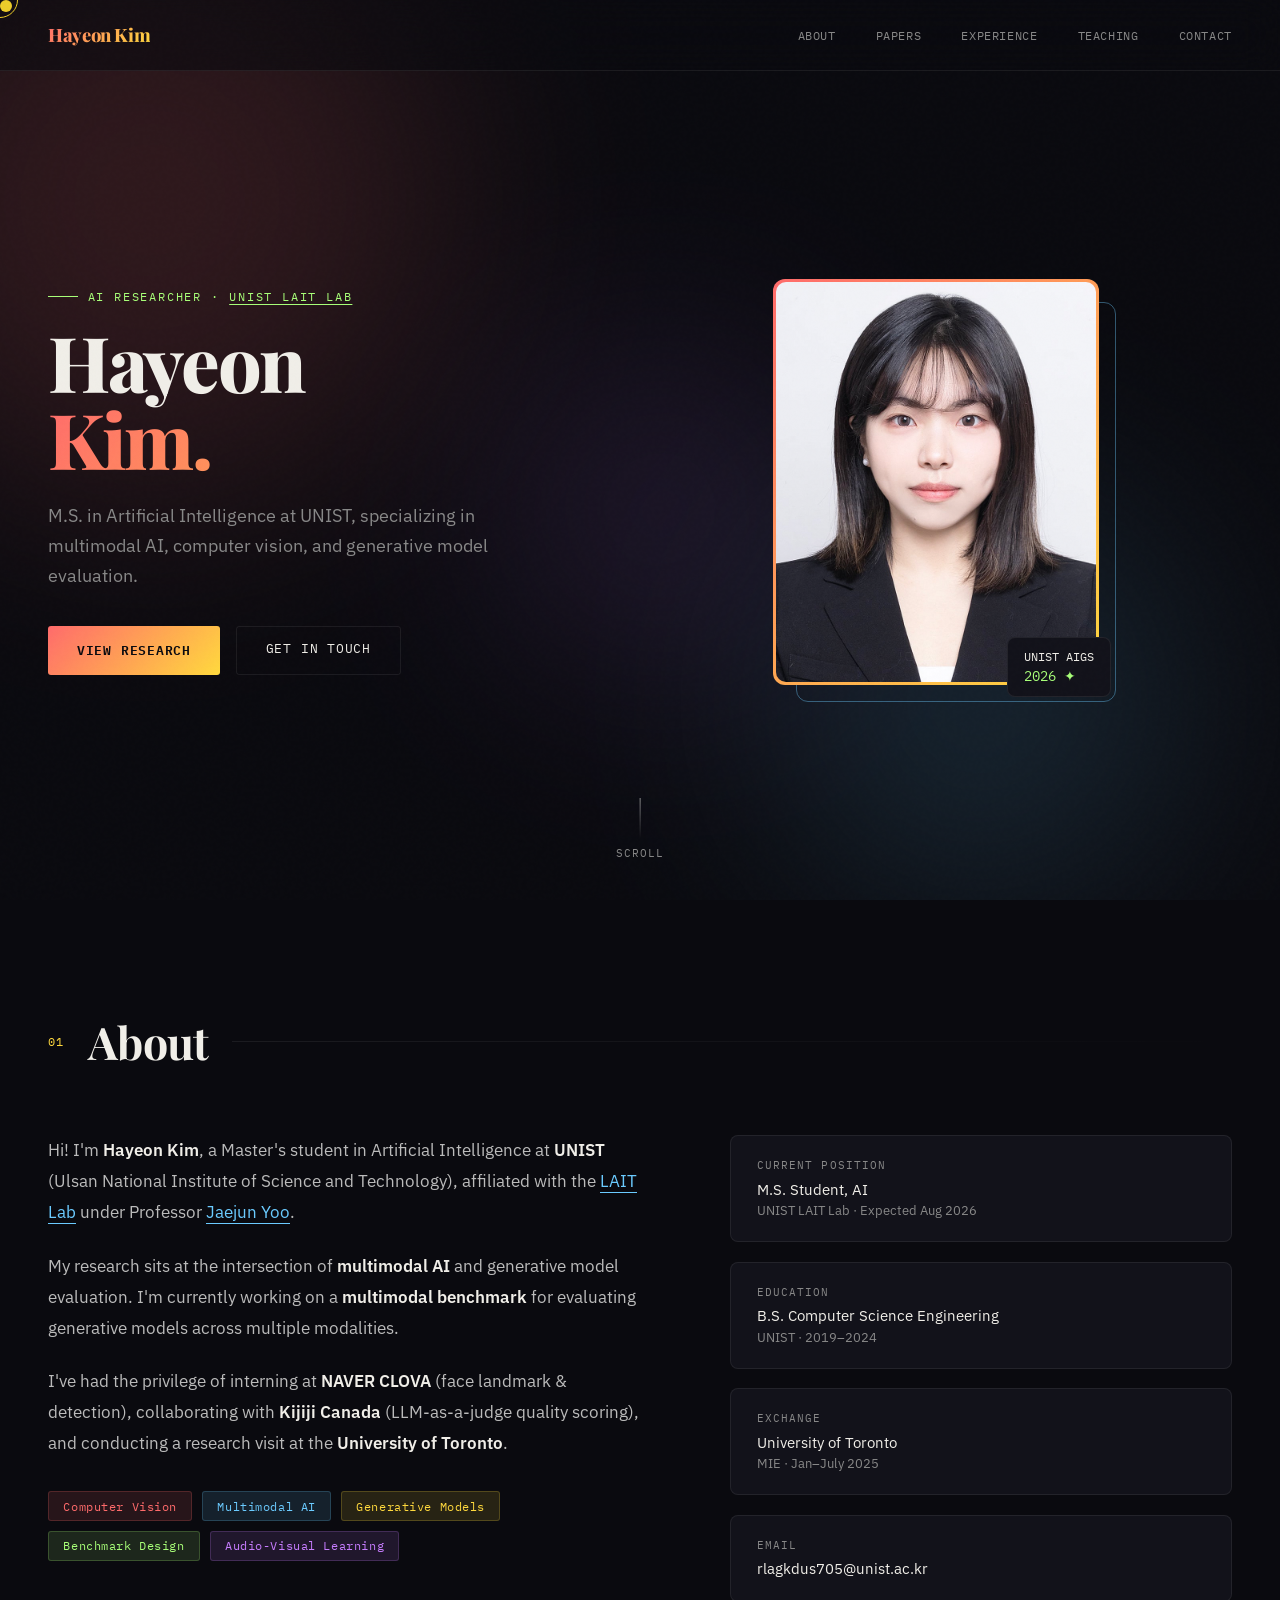
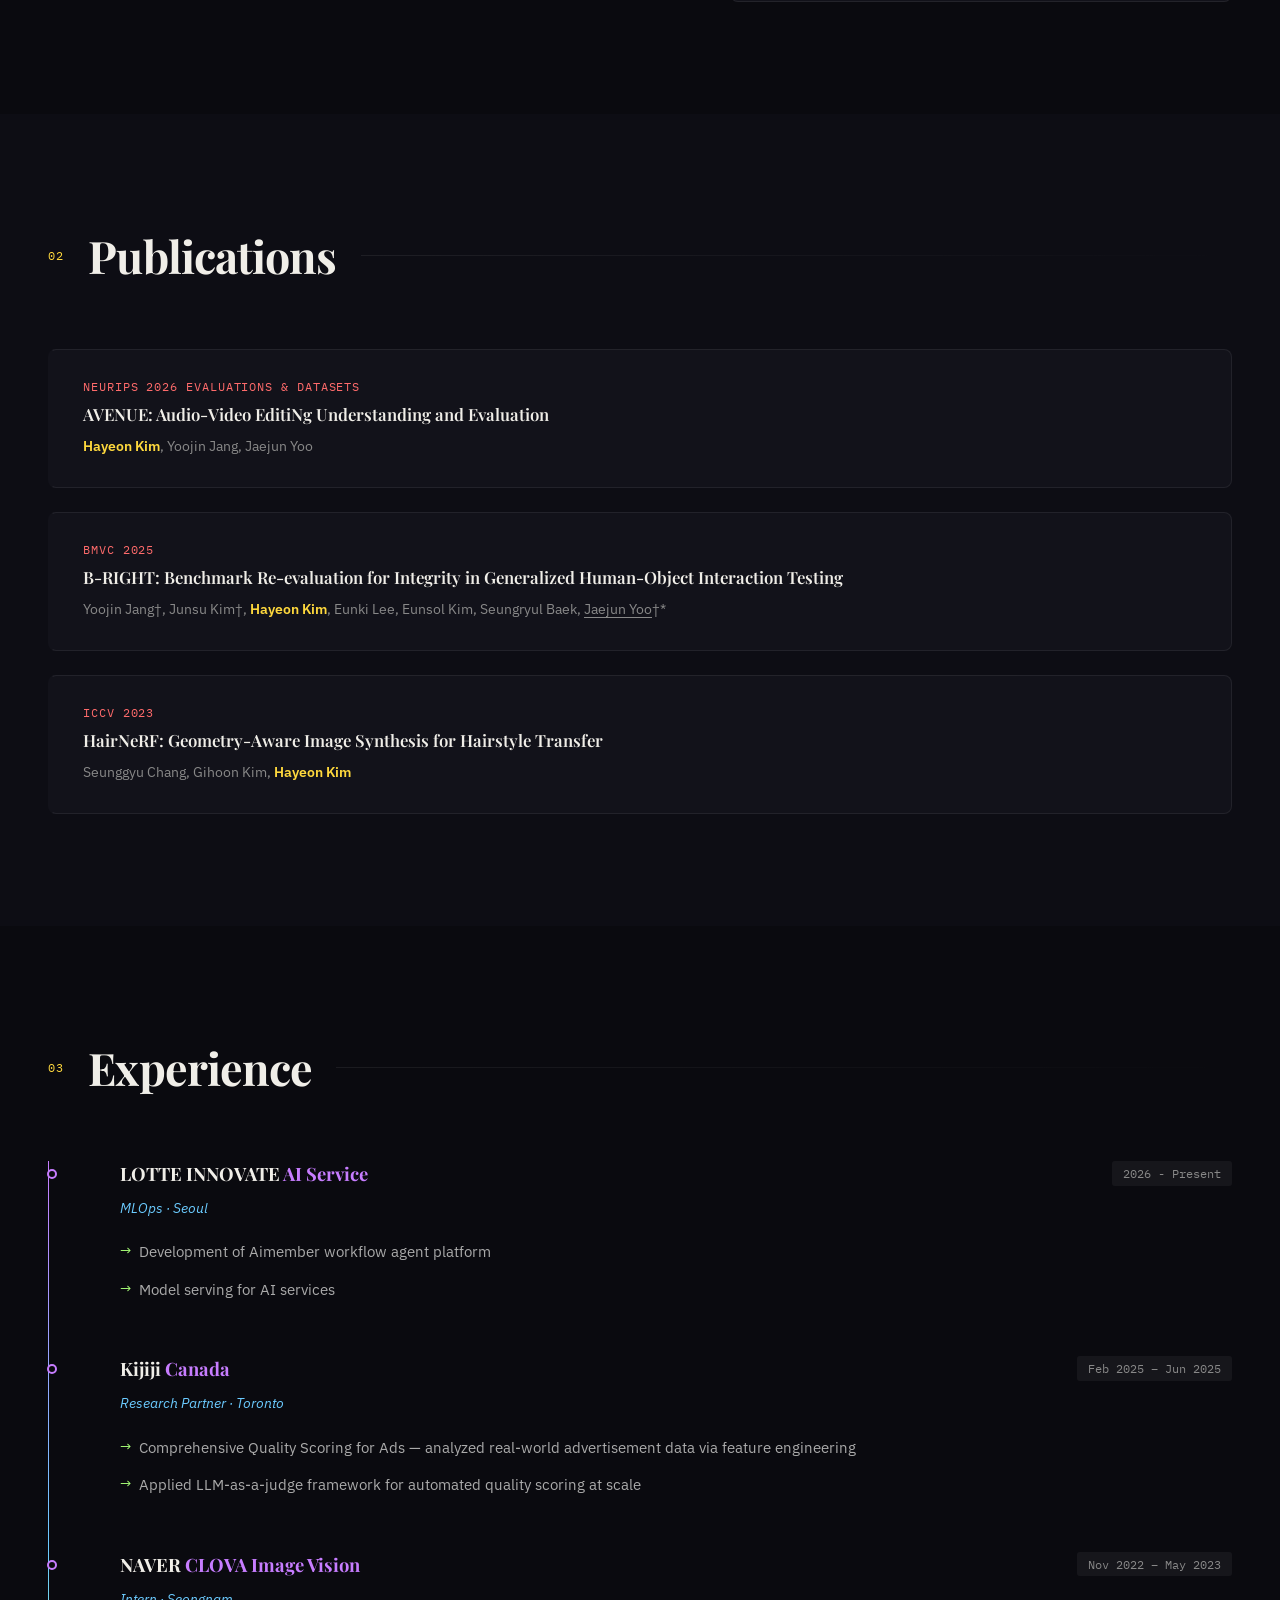
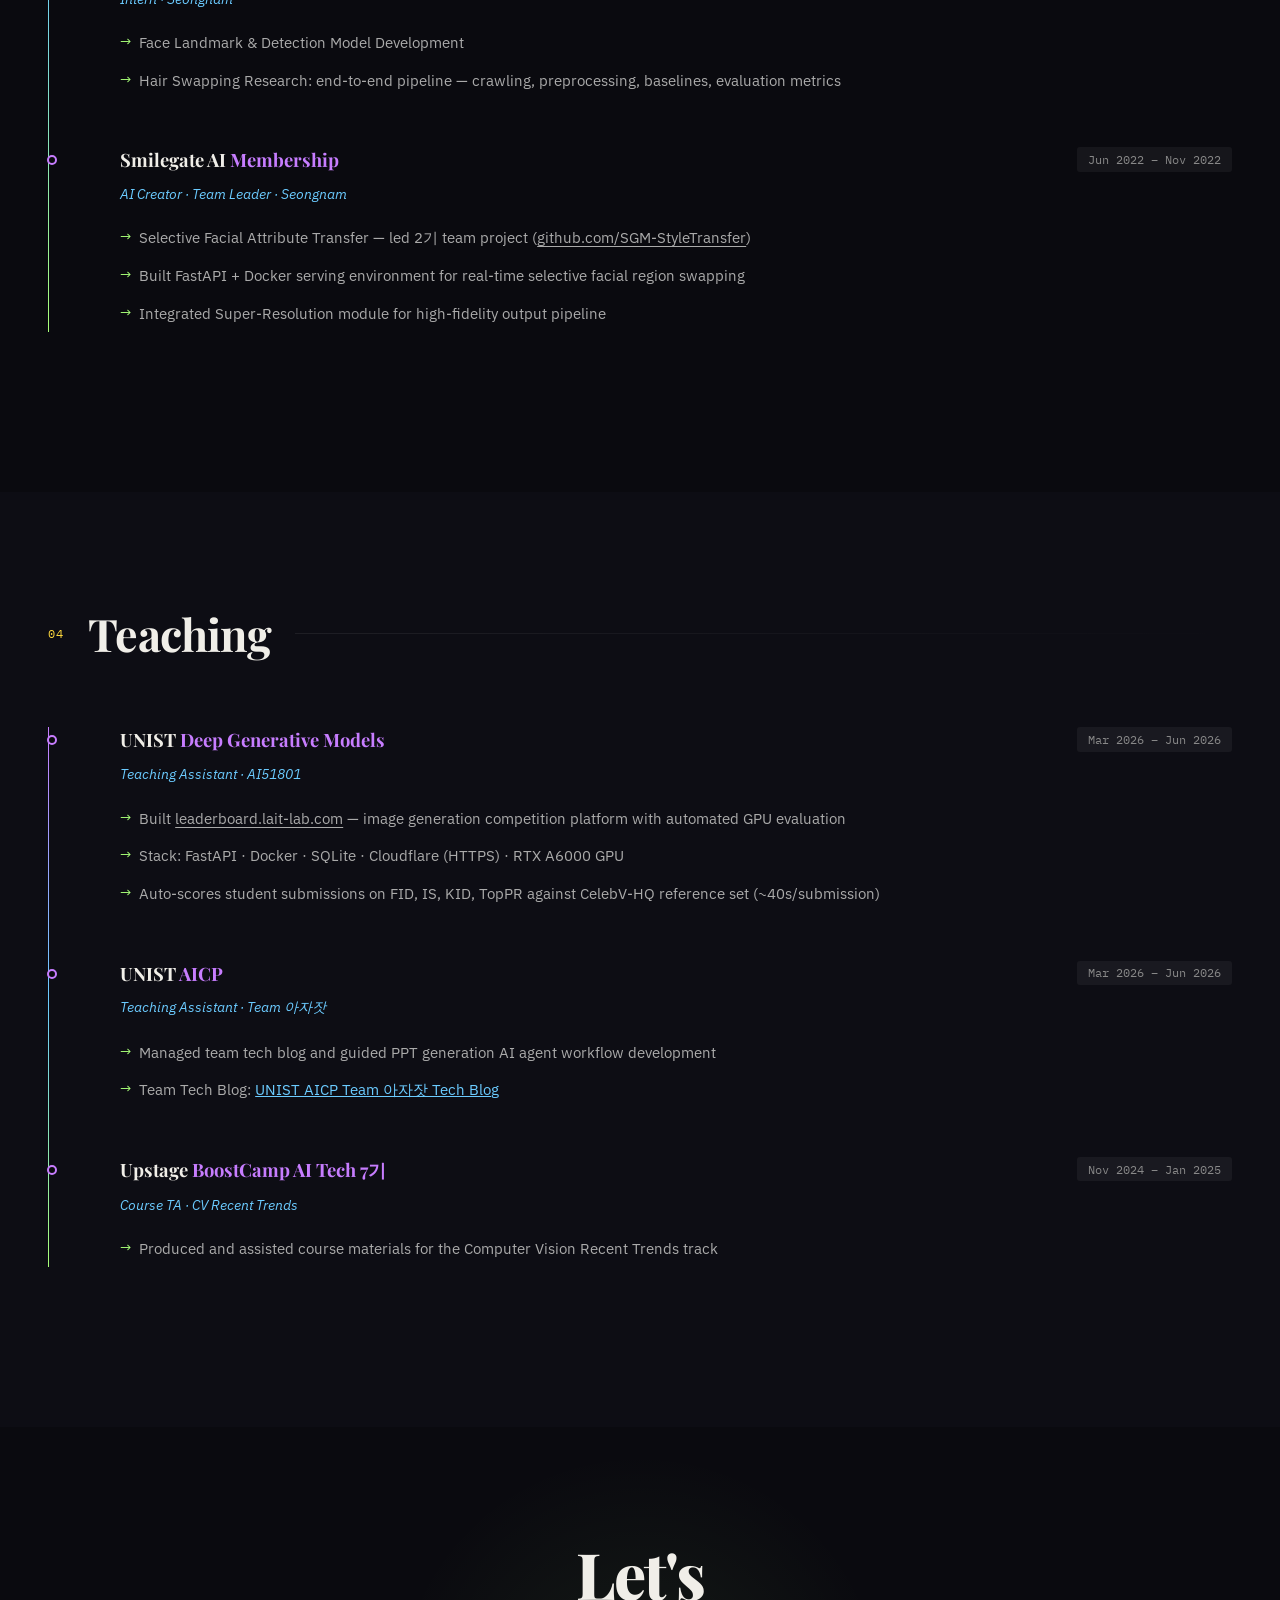
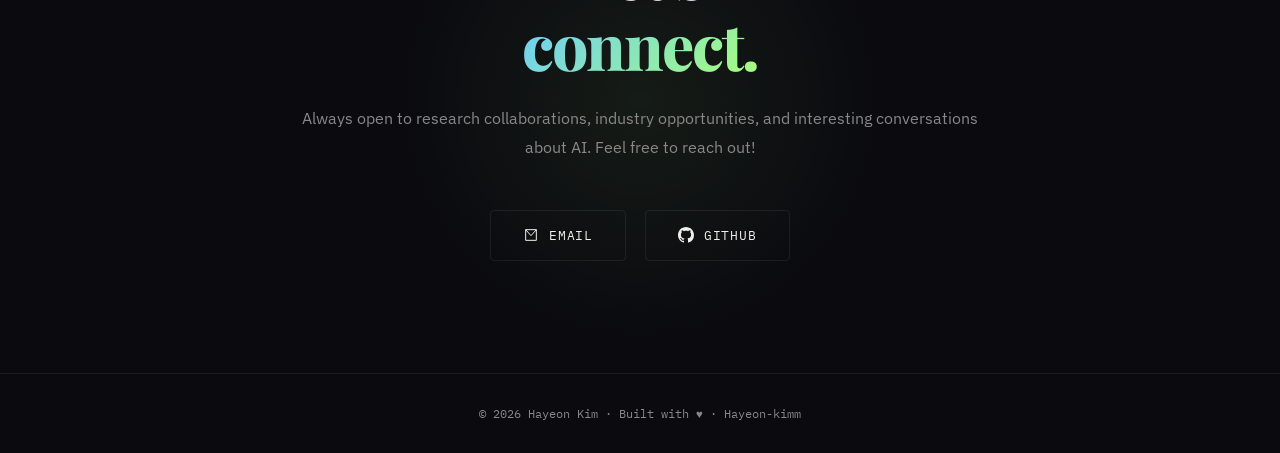
<file: index.html>
<!DOCTYPE html>
<html lang="en">
<head>
  <meta charset="UTF-8" />
  <meta name="viewport" content="width=device-width, initial-scale=1.0" />
  <title>Hayeon Kim — AI Researcher</title>
  <link rel="preconnect" href="https://fonts.googleapis.com">
  <link href="https://fonts.googleapis.com/css2?family=Playfair+Display:ital,wght@0,500;0,600;0,700;0,800;1,500&family=IBM+Plex+Sans:wght@300;400;500;600&family=IBM+Plex+Mono:wght@400;500&display=swap" rel="stylesheet">
  <style>
    :root {
      --bg: #0a0a0f;
      --card: #12121a;
      --border: rgba(255,255,255,0.07);
      --text: #f0eee8;
      --muted: #888;
      --accent1: #ff6b6b;
      --accent2: #ffd93d;
      --accent3: #6bcbff;
      --accent4: #a8ff78;
      --accent5: #c77dff;
      --grad1: linear-gradient(135deg, #ff6b6b, #ffd93d);
      --grad2: linear-gradient(135deg, #6bcbff, #a8ff78);
      --grad3: linear-gradient(135deg, #c77dff, #ff6b6b);
    }

    *, *::before, *::after { box-sizing: border-box; margin: 0; padding: 0; }

    html { scroll-behavior: smooth; }

    body {
      font-family: 'IBM Plex Sans', sans-serif;
      background: var(--bg);
      color: var(--text);
      overflow-x: hidden;
      cursor: none;
    }

    /* ── CUSTOM CURSOR ── */
    .cursor {
      width: 12px; height: 12px;
      background: var(--accent2);
      border-radius: 50%;
      position: fixed;
      pointer-events: none;
      z-index: 9999;
      transition: transform 0.15s ease, width 0.2s, height 0.2s;
      mix-blend-mode: difference;
    }
    .cursor-ring {
      width: 36px; height: 36px;
      border: 1.5px solid var(--accent2);
      border-radius: 50%;
      position: fixed;
      pointer-events: none;
      z-index: 9998;
      transition: transform 0.4s cubic-bezier(.23,1,.32,1), opacity 0.3s;
      mix-blend-mode: difference;
    }

    /* ── NOISE OVERLAY ── */
    body::before {
      content: '';
      position: fixed;
      inset: 0;
      background-image: url("data:image/svg+xml,%3Csvg viewBox='0 0 256 256' xmlns='http://www.w3.org/2000/svg'%3E%3Cfilter id='noise'%3E%3CfeTurbulence type='fractalNoise' baseFrequency='0.9' numOctaves='4' stitchTiles='stitch'/%3E%3C/filter%3E%3Crect width='100%25' height='100%25' filter='url(%23noise)' opacity='0.03'/%3E%3C/svg%3E");
      pointer-events: none;
      z-index: 1000;
      opacity: 0.4;
    }

    /* ── NAV ── */
    nav {
      position: fixed; top: 0; left: 0; right: 0;
      z-index: 100;
      padding: 1.4rem 3rem;
      display: flex; justify-content: space-between; align-items: center;
      backdrop-filter: blur(20px);
      border-bottom: 1px solid var(--border);
      background: rgba(10,10,15,0.6);
    }
    .nav-logo {
      font-family: 'Playfair Display', serif;
      font-weight: 800;
      font-size: 1.15rem;
      letter-spacing: -0.02em;
      background: var(--grad1);
      -webkit-background-clip: text;
      -webkit-text-fill-color: transparent;
    }
    .nav-links { display: flex; gap: 2.5rem; }
    .nav-links a {
      font-family: 'IBM Plex Mono', monospace;
      font-size: 0.78rem;
      color: var(--muted);
      text-decoration: none;
      letter-spacing: 0.05em;
      text-transform: uppercase;
      transition: color 0.2s;
      position: relative;
    }
    .nav-links a::after {
      content: '';
      position: absolute; bottom: -3px; left: 0; right: 0;
      height: 1px;
      background: var(--accent2);
      transform: scaleX(0);
      transition: transform 0.3s ease;
    }
    .nav-links a:hover { color: var(--text); }
    .nav-links a:hover::after { transform: scaleX(1); }

    /* ── HERO ── */
    #hero {
      min-height: 100vh;
      display: grid;
      grid-template-columns: 1fr 1fr;
      align-items: center;
      padding: 8rem 3rem 4rem;
      position: relative;
      overflow: hidden;
    }
    .hero-bg-blob {
      position: absolute;
      border-radius: 50%;
      filter: blur(120px);
      opacity: 0.15;
      pointer-events: none;
    }
    .blob1 { width: 600px; height: 600px; background: var(--accent1); top: -100px; left: -150px; animation: blobFloat 8s ease-in-out infinite; }
    .blob2 { width: 400px; height: 400px; background: var(--accent3); bottom: 0; right: 100px; animation: blobFloat 10s ease-in-out infinite reverse; }
    .blob3 { width: 300px; height: 300px; background: var(--accent5); top: 40%; left: 40%; animation: blobFloat 7s ease-in-out infinite 2s; }
    @keyframes blobFloat { 0%,100% { transform: translate(0,0) scale(1); } 50% { transform: translate(30px,-40px) scale(1.05); } }

    .hero-text { position: relative; z-index: 2; }
    .hero-tag {
      font-family: 'IBM Plex Mono', monospace;
      font-size: 0.75rem;
      color: var(--accent4);
      letter-spacing: 0.15em;
      text-transform: uppercase;
      margin-bottom: 1.2rem;
      display: flex; align-items: center; gap: 0.6rem;
    }
    .hero-tag::before { content: ''; width: 30px; height: 1px; background: var(--accent4); }
    h1 {
      font-family: 'Playfair Display', serif;
      font-size: clamp(3rem, 6vw, 5rem);
      font-weight: 800;
      line-height: 1.0;
      letter-spacing: -0.03em;
      margin-bottom: 0.3rem;
    }
    h1 .line2 {
      background: var(--grad1);
      -webkit-background-clip: text;
      -webkit-text-fill-color: transparent;
      display: block;
    }
    .hero-subtitle {
      font-size: 1.1rem;
      color: var(--muted);
      margin: 1.5rem 0 2.2rem;
      line-height: 1.7;
      max-width: 480px;
    }
    .hero-subtitle em { color: var(--accent3); font-style: italic; }
    .hero-btns { display: flex; gap: 1rem; flex-wrap: wrap; }
    .btn {
      font-family: 'IBM Plex Mono', monospace;
      font-size: 0.82rem;
      letter-spacing: 0.06em;
      text-transform: uppercase;
      padding: 0.85rem 1.8rem;
      border-radius: 3px;
      text-decoration: none;
      transition: all 0.25s;
      cursor: none;
    }
    .btn-primary {
      background: var(--grad1);
      color: #0a0a0f;
      font-weight: 600;
    }
    .btn-primary:hover { transform: translateY(-3px); box-shadow: 0 12px 35px rgba(255,107,107,0.35); }
    .btn-outline {
      border: 1px solid var(--border);
      color: var(--text);
      background: transparent;
    }
    .btn-outline:hover { border-color: var(--accent3); color: var(--accent3); transform: translateY(-3px); }

    .hero-photo {
      position: relative;
      z-index: 2;
      display: flex;
      justify-content: center;
      align-items: center;
    }
    .photo-frame {
      position: relative;
      width: 320px; height: 400px;
    }
    .photo-frame::before {
      content: '';
      position: absolute;
      inset: -3px;
      background: var(--grad1);
      border-radius: 12px;
      z-index: -1;
      animation: borderRotate 4s linear infinite;
    }
    .photo-frame::after {
      content: '';
      position: absolute;
      top: 20px; left: 20px;
      right: -20px; bottom: -20px;
      border: 1px solid var(--accent3);
      border-radius: 12px;
      opacity: 0.4;
      z-index: -2;
    }
    @keyframes borderRotate { 0%,100% { opacity: 1; } 50% { opacity: 0.6; } }
    .photo-frame img {
      width: 100%; height: 100%;
      object-fit: cover;
      border-radius: 10px;
      display: block;
    }
    .photo-badge {
      position: absolute;
      bottom: -15px; right: -15px;
      background: var(--card);
      border: 1px solid var(--border);
      border-radius: 8px;
      padding: 0.7rem 1rem;
      font-family: 'IBM Plex Mono', monospace;
      font-size: 0.72rem;
    }
    .photo-badge span { color: var(--accent4); display: block; margin-top: 2px; font-size: 0.9rem; }

    .hero-scroll {
      position: absolute;
      bottom: 2.5rem; left: 50%;
      transform: translateX(-50%);
      display: flex; flex-direction: column; align-items: center; gap: 0.5rem;
      font-family: 'IBM Plex Mono', monospace;
      font-size: 0.7rem;
      color: var(--muted);
      letter-spacing: 0.1em;
      text-transform: uppercase;
      z-index: 2;
    }
    .scroll-line {
      width: 1px; height: 40px;
      background: linear-gradient(to bottom, var(--muted), transparent);
      animation: scrollPulse 2s ease-in-out infinite;
    }
    @keyframes scrollPulse { 0%,100% { opacity: 1; transform: scaleY(1); } 50% { opacity: 0.4; transform: scaleY(0.6); } }

    /* ── SECTIONS ── */
    section { padding: 7rem 3rem; position: relative; }
    .section-header {
      display: flex; align-items: center; gap: 1.5rem;
      margin-bottom: 4rem;
    }
    .section-num {
      font-family: 'IBM Plex Mono', monospace;
      font-size: 0.72rem;
      color: var(--accent2);
      letter-spacing: 0.1em;
    }
    .section-title {
      font-family: 'Playfair Display', serif;
      font-size: clamp(1.8rem, 3.5vw, 2.8rem);
      font-weight: 700;
      letter-spacing: -0.02em;
    }
    .section-line {
      flex: 1; height: 1px;
      background: linear-gradient(to right, var(--border), transparent);
    }

    /* ── ABOUT ── */
    #about { background: var(--bg); }
    .about-grid {
      display: grid;
      grid-template-columns: 1.2fr 1fr;
      gap: 5rem;
      align-items: start;
    }
    .about-text p {
      font-size: 1.05rem;
      line-height: 1.85;
      color: #bbb;
      margin-bottom: 1.4rem;
    }
    .about-text p strong { color: var(--text); font-weight: 600; }
    .about-text em { color: var(--accent3); }
    .tag-cloud { display: flex; flex-wrap: wrap; gap: 0.6rem; margin-top: 2rem; }
    .tag {
      font-family: 'IBM Plex Mono', monospace;
      font-size: 0.72rem;
      padding: 0.4rem 0.9rem;
      border-radius: 3px;
      letter-spacing: 0.05em;
    }
    .tag-red { background: rgba(255,107,107,0.12); color: var(--accent1); border: 1px solid rgba(255,107,107,0.2); }
    .tag-yellow { background: rgba(255,217,61,0.12); color: var(--accent2); border: 1px solid rgba(255,217,61,0.2); }
    .tag-blue { background: rgba(107,203,255,0.12); color: var(--accent3); border: 1px solid rgba(107,203,255,0.2); }
    .tag-green { background: rgba(168,255,120,0.12); color: var(--accent4); border: 1px solid rgba(168,255,120,0.2); }
    .tag-purple { background: rgba(199,125,255,0.12); color: var(--accent5); border: 1px solid rgba(199,125,255,0.2); }

    .about-info { display: flex; flex-direction: column; gap: 1.2rem; }
    .info-card {
      background: var(--card);
      border: 1px solid var(--border);
      border-radius: 8px;
      padding: 1.4rem 1.6rem;
      transition: border-color 0.3s, transform 0.3s;
    }
    .info-card:hover { border-color: rgba(255,217,61,0.3); transform: translateX(6px); }
    .info-card-label {
      font-family: 'IBM Plex Mono', monospace;
      font-size: 0.68rem;
      color: var(--muted);
      letter-spacing: 0.1em;
      text-transform: uppercase;
      margin-bottom: 0.4rem;
    }
    .info-card-value { font-size: 0.95rem; color: var(--text); }
    .info-card-sub { font-size: 0.82rem; color: var(--muted); margin-top: 0.2rem; }

    /* ── EDUCATION ── */
    .edu-items { display: flex; flex-direction: column; gap: 1.5rem; }
    .edu-item {
      background: var(--card);
      border: 1px solid var(--border);
      border-radius: 8px;
      padding: 1.8rem 2rem;
      display: grid;
      grid-template-columns: 1fr auto;
      gap: 0.5rem;
      transition: all 0.3s;
    }
    .edu-item:hover { border-color: rgba(107,203,255,0.3); transform: translateY(-3px); }
    .edu-school {
      font-family: 'Playfair Display', serif;
      font-size: 1.1rem;
      font-weight: 700;
    }
    .edu-degree { color: var(--muted); font-size: 0.9rem; margin-top: 0.3rem; }
    .edu-period {
      font-family: 'IBM Plex Mono', monospace;
      font-size: 0.75rem;
      color: var(--accent3);
      text-align: right;
    }

    /* ── PUBLICATIONS ── */
    #publications { background: #0d0d14; }
    .pub-list { display: flex; flex-direction: column; gap: 1.5rem; }
    .pub-item {
      background: var(--card);
      border: 1px solid var(--border);
      border-left: 3px solid transparent;
      border-radius: 8px;
      padding: 1.8rem 2rem;
      transition: all 0.3s;
      position: relative;
      overflow: hidden;
    }
    .pub-item::before {
      content: '';
      position: absolute;
      inset: 0;
      background: linear-gradient(135deg, rgba(255,107,107,0.04), transparent);
      opacity: 0;
      transition: opacity 0.3s;
    }
    .pub-item:hover { border-left-color: var(--accent1); transform: translateX(6px); }
    .pub-item:hover::before { opacity: 1; }
    .pub-venue {
      font-family: 'IBM Plex Mono', monospace;
      font-size: 0.72rem;
      color: var(--accent1);
      letter-spacing: 0.08em;
      text-transform: uppercase;
      margin-bottom: 0.6rem;
    }
    .pub-title {
      font-family: 'Playfair Display', serif;
      font-size: 1.05rem;
      font-weight: 600;
      margin-bottom: 0.6rem;
      line-height: 1.4;
    }
    .pub-authors {
      font-size: 0.85rem;
      color: var(--muted);
      line-height: 1.6;
    }
    .pub-authors .me { color: var(--accent2); font-weight: 600; }

    /* ── EXPERIENCE ── */
    #experience { background: var(--bg); }
    .exp-timeline { position: relative; padding-left: 2rem; }
    .exp-timeline::before {
      content: '';
      position: absolute;
      left: 0; top: 0; bottom: 0;
      width: 1px;
      background: linear-gradient(to bottom, var(--accent5), var(--accent3), var(--accent4));
    }
    .exp-item {
      position: relative;
      margin-bottom: 3rem;
      padding-left: 2.5rem;
    }
    .exp-dot {
      position: absolute;
      left: -2.05rem;
      top: 0.5rem;
      width: 10px; height: 10px;
      border-radius: 50%;
      border: 2px solid var(--accent5);
      background: var(--bg);
      transition: all 0.3s;
    }
    .exp-item:hover .exp-dot { background: var(--accent5); transform: scale(1.3); box-shadow: 0 0 12px var(--accent5); }
    .exp-header { display: flex; justify-content: space-between; align-items: flex-start; margin-bottom: 0.8rem; }
    .exp-company {
      font-family: 'Playfair Display', serif;
      font-size: 1.15rem;
      font-weight: 700;
    }
    .exp-company span { color: var(--accent5); }
    .exp-period {
      font-family: 'IBM Plex Mono', monospace;
      font-size: 0.72rem;
      color: var(--muted);
      background: rgba(255,255,255,0.05);
      padding: 0.3rem 0.7rem;
      border-radius: 3px;
      white-space: nowrap;
    }
    .exp-role {
      font-size: 0.88rem;
      color: var(--accent3);
      margin-bottom: 1rem;
      font-style: italic;
    }
    .exp-items { list-style: none; }
    .exp-items li {
      font-size: 0.92rem;
      color: #aaa;
      line-height: 1.7;
      padding: 0.4rem 0;
      padding-left: 1.2rem;
      position: relative;
    }
    .exp-items li::before {
      content: '→';
      position: absolute;
      left: 0;
      color: var(--accent4);
      font-size: 0.85rem;
    }
    .exp-subitems { margin-top: 0.5rem; margin-left: 1rem; }
    .exp-subitems li::before { content: '·'; color: var(--muted); }

    /* ── PROJECTS ── */
    #projects { background: #0d0d14; }
    .proj-grid {
      display: grid;
      grid-template-columns: repeat(auto-fit, minmax(340px, 1fr));
      gap: 1.5rem;
    }
    .proj-card {
      background: var(--card);
      border: 1px solid var(--border);
      border-radius: 10px;
      padding: 2rem;
      transition: all 0.35s;
      position: relative;
      overflow: hidden;
    }
    .proj-card::after {
      content: '';
      position: absolute;
      top: 0; left: 0; right: 0;
      height: 3px;
    }
    .proj-card.c1::after { background: var(--grad1); }
    .proj-card.c2::after { background: var(--grad2); }
    .proj-card.c3::after { background: var(--grad3); }
    .proj-card:hover { transform: translateY(-8px); border-color: rgba(255,255,255,0.12); box-shadow: 0 20px 60px rgba(0,0,0,0.4); }
    .proj-tag {
      font-family: 'IBM Plex Mono', monospace;
      font-size: 0.68rem;
      color: var(--muted);
      letter-spacing: 0.1em;
      text-transform: uppercase;
      margin-bottom: 0.8rem;
    }
    .proj-title {
      font-family: 'Playfair Display', serif;
      font-size: 1.1rem;
      font-weight: 700;
      margin-bottom: 0.8rem;
    }
    .proj-desc { font-size: 0.88rem; color: #888; line-height: 1.7; }
    .proj-footer { margin-top: 1.4rem; display: flex; gap: 0.5rem; flex-wrap: wrap; }
    .proj-chip {
      font-family: 'IBM Plex Mono', monospace;
      font-size: 0.68rem;
      padding: 0.25rem 0.65rem;
      border-radius: 2px;
      background: rgba(255,255,255,0.06);
      color: var(--muted);
    }

    /* ── CONTACT ── */
    #contact {
      background: var(--bg);
      text-align: center;
    }
    .contact-inner { max-width: 680px; margin: 0 auto; }
    .contact-big {
      font-family: 'Playfair Display', serif;
      font-size: clamp(2.5rem, 5vw, 4.5rem);
      font-weight: 800;
      line-height: 1.1;
      letter-spacing: -0.03em;
      margin-bottom: 1.5rem;
    }
    .contact-big em {
      background: var(--grad2);
      -webkit-background-clip: text;
      -webkit-text-fill-color: transparent;
      font-style: normal;
    }
    .contact-desc { color: var(--muted); font-size: 1rem; line-height: 1.8; margin-bottom: 3rem; }
    .contact-links { display: flex; justify-content: center; gap: 1.2rem; flex-wrap: wrap; }
    .contact-link {
      font-family: 'IBM Plex Mono', monospace;
      font-size: 0.82rem;
      letter-spacing: 0.06em;
      text-transform: uppercase;
      padding: 1rem 2rem;
      border: 1px solid var(--border);
      border-radius: 4px;
      text-decoration: none;
      color: var(--text);
      transition: all 0.3s;
      display: flex; align-items: center; gap: 0.6rem;
    }
    .contact-link:hover { background: rgba(255,255,255,0.05); transform: translateY(-3px); }
    .contact-link.email:hover { border-color: var(--accent1); color: var(--accent1); }
    .contact-link.github:hover { border-color: var(--accent3); color: var(--accent3); }

    .contact-orb {
      position: absolute;
      width: 500px; height: 500px;
      border-radius: 50%;
      background: radial-gradient(circle, rgba(168,255,120,0.07), transparent 70%);
      top: 50%; left: 50%;
      transform: translate(-50%, -50%);
      pointer-events: none;
    }

    /* ── FOOTER ── */
    footer {
      text-align: center;
      padding: 2rem;
      border-top: 1px solid var(--border);
      font-family: 'IBM Plex Mono', monospace;
      font-size: 0.72rem;
      color: var(--muted);
    }

    /* ── REVEAL ANIMATIONS ── */
    .reveal {
      opacity: 0;
      transform: translateY(30px);
      transition: opacity 0.7s ease, transform 0.7s ease;
    }
    .reveal.visible { opacity: 1; transform: translateY(0); }

    /* ── RESPONSIVE ── */
    @media (max-width: 900px) {
      #hero { grid-template-columns: 1fr; text-align: center; }
      .hero-photo { margin-top: 3rem; }
      .hero-tag { justify-content: center; }
      .hero-btns { justify-content: center; }
      .about-grid { grid-template-columns: 1fr; }
      nav { padding: 1.2rem 1.5rem; }
      .nav-links { gap: 1.5rem; }
      section { padding: 5rem 1.5rem; }
    }
  </style>
</head>
<body>

  <div class="cursor" id="cursor"></div>
  <div class="cursor-ring" id="cursorRing"></div>

  <!-- NAV -->
  <nav>
    <div class="nav-logo">Hayeon Kim</div>
    <div class="nav-links">
      <a href="#about">About</a>
      <a href="#publications">Papers</a>
      <a href="#experience">Experience</a>
      <a href="#projects">Teaching</a>
      <a href="#contact">Contact</a>
    </div>
  </nav>

  <!-- HERO -->
  <section id="hero">
    <div class="blob1 hero-bg-blob"></div>
    <div class="blob2 hero-bg-blob"></div>
    <div class="blob3 hero-bg-blob"></div>

    <div class="hero-text reveal">
      <div class="hero-tag">AI Researcher · <a href="https://sites.google.com/view/jaejunyoo" target="_blank" style="color:inherit;text-decoration:underline;text-underline-offset:3px;">UNIST LAIT Lab</a></div>
      <h1>
        Hayeon
        <span class="line2">Kim.</span>
      </h1>
      <p class="hero-subtitle">
        M.S. in Artificial Intelligence at UNIST, specializing in multimodal AI, computer vision, and generative model evaluation.
      </p>
      <div class="hero-btns">
        <a href="#publications" class="btn btn-primary">View Research</a>
        <a href="mailto:rlagkdus705@unist.ac.kr" class="btn btn-outline">Get in Touch</a>
      </div>
    </div>

    <div class="hero-photo reveal">
      <div class="photo-frame">
        <img src="[data-uri]" alt="Hayeon Kim" />
        <div class="photo-badge">
          UNIST AIGS<br>
          <span>2026 ✦</span>
        </div>
      </div>
    </div>

    <div class="hero-scroll">
      <div class="scroll-line"></div>
      scroll
    </div>
  </section>

  <!-- ABOUT -->
  <section id="about">
    <div class="section-header reveal">
      <span class="section-num">01</span>
      <h2 class="section-title">About</h2>
      <div class="section-line"></div>
    </div>
    <div class="about-grid">
      <div class="about-text reveal">
        <p>
          Hi! I'm <strong>Hayeon Kim</strong>, a Master's student in Artificial Intelligence at <strong>UNIST</strong> (Ulsan National Institute of Science and Technology), affiliated with the <a href="https://sites.google.com/view/jaejunyoo" target="_blank" style="color:var(--accent3);text-decoration:none;border-bottom:1px solid var(--accent3);">LAIT Lab</a> under Professor <a href="https://sites.google.com/view/jaejunyoo/professor?authuser=0" target="_blank" style="color:var(--accent3);text-decoration:none;border-bottom:1px solid var(--accent3);">Jaejun Yoo</a>.
        </p>
        <p>
          My research sits at the intersection of <strong>multimodal AI</strong> and generative model evaluation. I'm currently working on a <strong>multimodal benchmark</strong> for evaluating generative models across multiple modalities.
        </p>
        <p>
          I've had the privilege of interning at <strong>NAVER CLOVA</strong> (face landmark & detection), collaborating with <strong>Kijiji Canada</strong> (LLM-as-a-judge quality scoring), and conducting a research visit at the <strong>University of Toronto</strong>.
        </p>
        <div class="tag-cloud">
          <span class="tag tag-red">Computer Vision</span>
          <span class="tag tag-blue">Multimodal AI</span>
          <span class="tag tag-yellow">Generative Models</span>
          <span class="tag tag-green">Benchmark Design</span>
          <span class="tag tag-purple">Audio-Visual Learning</span>

        </div>
      </div>
      <div class="about-info reveal">
        <div class="info-card">
          <div class="info-card-label">Current Position</div>
          <div class="info-card-value">M.S. Student, AI</div>
          <div class="info-card-sub">UNIST LAIT Lab · Expected Aug 2026</div>
        </div>
        <div class="info-card">
          <div class="info-card-label">Education</div>
          <div class="info-card-value">B.S. Computer Science Engineering</div>
          <div class="info-card-sub">UNIST · 2019–2024</div>
        </div>
        <div class="info-card">
          <div class="info-card-label">Exchange</div>
          <div class="info-card-value">University of Toronto</div>
          <div class="info-card-sub">MIE · Jan–July 2025</div>
        </div>

        <div class="info-card">
          <div class="info-card-label">Email</div>
          <div class="info-card-value">rlagkdus705@unist.ac.kr</div>
        </div>
      </div>
    </div>
  </section>

  <!-- PUBLICATIONS -->
  <section id="publications">
    <div class="section-header reveal">
      <span class="section-num">02</span>
      <h2 class="section-title">Publications</h2>
      <div class="section-line"></div>
    </div>
    <div class="pub-list">
      <div class="pub-item reveal">
        <div class="pub-venue">NeurIPS 2026 Evaluations & Datasets</div>
        <div class="pub-title">AVENUE: Audio-Video EditiNg Understanding and Evaluation</div>
        <div class="pub-authors"><span class="me">Hayeon Kim</span>, Yoojin Jang, Jaejun Yoo</div>
      </div>

      <div class="pub-item reveal">
        <div class="pub-venue">BMVC 2025</div>
        <div class="pub-title">B-RIGHT: Benchmark Re-evaluation for Integrity in Generalized Human-Object Interaction Testing</div>
        <div class="pub-authors">Yoojin Jang†, Junsu Kim†, <span class="me">Hayeon Kim</span>, Eunki Lee, Eunsol Kim, Seungryul Baek, <a href="https://sites.google.com/view/jaejunyoo/professor?authuser=0" target="_blank" style="color:inherit;text-decoration:underline;text-underline-offset:3px;">Jaejun Yoo</a>†*</div>
      </div>

      <div class="pub-item reveal">
        <div class="pub-venue">ICCV 2023</div>
        <div class="pub-title">HairNeRF: Geometry-Aware Image Synthesis for Hairstyle Transfer</div>
        <div class="pub-authors">Seunggyu Chang, Gihoon Kim, <span class="me">Hayeon Kim</span></div>
      </div>
    </div>
  </section>

  <!-- EXPERIENCE -->
  <section id="experience">
    <div class="section-header reveal">
      <span class="section-num">03</span>
      <h2 class="section-title">Experience</h2>
      <div class="section-line"></div>
    </div>
    <div class="exp-timeline">
      <div class="exp-item reveal">
        <div class="exp-dot"></div>
        <div class="exp-header">
          <div class="exp-company">LOTTE INNOVATE <span>AI Service</span></div>
          <div class="exp-period">2026 - Present</div>
        </div>
        <div class="exp-role">MLOps · Seoul</div>
        <ul class="exp-items">
          <li>Development of Aimember workflow agent platform</li>
          <li>Model serving for AI services</li>
        </ul>
      </div>
      <div class="exp-item reveal">
        <div class="exp-dot"></div>
        <div class="exp-header">
          <div class="exp-company">Kijiji <span>Canada</span></div>
          <div class="exp-period">Feb 2025 – Jun 2025</div>
        </div>
        <div class="exp-role">Research Partner · Toronto</div>
        <ul class="exp-items">
          <li>Comprehensive Quality Scoring for Ads — analyzed real-world advertisement data via feature engineering</li>
          <li>Applied LLM-as-a-judge framework for automated quality scoring at scale</li>
        </ul>
      </div>
      <div class="exp-item reveal">
        <div class="exp-dot"></div>
        <div class="exp-header">
          <div class="exp-company">NAVER <span>CLOVA Image Vision</span></div>
          <div class="exp-period">Nov 2022 – May 2023</div>
        </div>
        <div class="exp-role">Intern · Seongnam</div>
        <ul class="exp-items">
          <li>Face Landmark &amp; Detection Model Development</li>
          <li>Hair Swapping Research: end-to-end pipeline — crawling, preprocessing, baselines, evaluation metrics</li>
        </ul>
      </div>
      <div class="exp-item reveal">
        <div class="exp-dot"></div>
        <div class="exp-header">
          <div class="exp-company">Smilegate AI <span>Membership</span></div>
          <div class="exp-period">Jun 2022 – Nov 2022</div>
        </div>
        <div class="exp-role">AI Creator · Team Leader · Seongnam</div>
        <ul class="exp-items">
          <li>Selective Facial Attribute Transfer — led 2기 team project (<a href="https://github.com/SGM-StyleTransfer" target="_blank" style="color:inherit;text-decoration:underline;text-underline-offset:3px;">github.com/SGM-StyleTransfer</a>)</li>
          <li>Built FastAPI + Docker serving environment for real-time selective facial region swapping</li>
          <li>Integrated Super-Resolution module for high-fidelity output pipeline</li>
        </ul>
      </div>
    </div>
  </section>

  <!-- TEACHING -->
  <section id="projects">
    <div class="section-header reveal">
      <span class="section-num">04</span>
      <h2 class="section-title">Teaching</h2>
      <div class="section-line"></div>
    </div>
    <div class="exp-timeline">
      <div class="exp-item reveal">
        <div class="exp-dot"></div>
        <div class="exp-header">
          <div class="exp-company">UNIST <span>Deep Generative Models</span></div>
          <div class="exp-period">Mar 2026 – Jun 2026</div>
        </div>
        <div class="exp-role">Teaching Assistant · AI51801</div>
        <ul class="exp-items">
          <li>Built <a href="https://leaderboard.lait-lab.com/c/2" target="_blank" style="color:inherit;text-decoration:underline;text-underline-offset:3px;">leaderboard.lait-lab.com</a> — image generation competition platform with automated GPU evaluation</li>
          <li>Stack: FastAPI · Docker · SQLite · Cloudflare (HTTPS) · RTX A6000 GPU</li>
          <li>Auto-scores student submissions on FID, IS, KID, TopPR against CelebV-HQ reference set (~40s/submission)</li>
        </ul>
      </div>
      <div class="exp-item reveal">
        <div class="exp-dot"></div>
        <div class="exp-header">
          <div class="exp-company">UNIST <span>AICP</span></div>
          <div class="exp-period">Mar 2026 – Jun 2026</div>
        </div>
        <div class="exp-role">Teaching Assistant · Team 아자잣</div>
        <ul class="exp-items">
          <li>Managed team tech blog and guided PPT generation AI agent workflow development</li>
          <li>Team Tech Blog: <a href="https://hayeon-kimm.github.io/aicp_techblog/" target="_blank" style="color: var(--accent3); text-decoration: underline;">UNIST AICP Team 아자잣 Tech Blog</a></li>
        </ul>
      </div>
      <div class="exp-item reveal">
        <div class="exp-dot"></div>
        <div class="exp-header">
          <div class="exp-company">Upstage <span>BoostCamp AI Tech 7기</span></div>
          <div class="exp-period">Nov 2024 – Jan 2025</div>
        </div>
        <div class="exp-role">Course TA · CV Recent Trends</div>
        <ul class="exp-items">
          <li>Produced and assisted course materials for the Computer Vision Recent Trends track</li>
        </ul>
      </div>
    </div>
  </section>

  <!-- CONTACT -->
  <section id="contact">
    <div class="contact-orb"></div>
    <div class="contact-inner">
      <div class="contact-big reveal">
        Let's<br><em>connect.</em>
      </div>
      <p class="contact-desc reveal">
        Always open to research collaborations, industry opportunities, and interesting conversations about AI. Feel free to reach out!
      </p>
      <div class="contact-links reveal">
        <a href="mailto:rlagkdus705@unist.ac.kr" class="contact-link email">
          <svg width="16" height="16" fill="none" stroke="currentColor" stroke-width="1.5" viewBox="0 0 24 24"><path d="M4 4h16v16H4V4zm0 0l8 9 8-9"/></svg>
          Email
        </a>
        <a href="https://github.com/Hayeon-kimm" target="_blank" class="contact-link github">
          <svg width="16" height="16" fill="currentColor" viewBox="0 0 24 24"><path d="M12 0C5.37 0 0 5.37 0 12c0 5.31 3.435 9.795 8.205 11.385.6.105.825-.255.825-.57 0-.285-.015-1.23-.015-2.235-3.015.555-3.795-.735-4.035-1.41-.135-.345-.72-1.41-1.23-1.695-.42-.225-1.02-.78-.015-.795.945-.015 1.62.87 1.845 1.23 1.08 1.815 2.805 1.305 3.495.99.105-.78.42-1.305.765-1.605-2.67-.3-5.46-1.335-5.46-5.925 0-1.305.465-2.385 1.23-3.225-.12-.3-.54-1.53.12-3.18 0 0 1.005-.315 3.3 1.23.96-.27 1.98-.405 3-.405s2.04.135 3 .405c2.295-1.56 3.3-1.23 3.3-1.23.66 1.65.24 2.88.12 3.18.765.84 1.23 1.905 1.23 3.225 0 4.605-2.805 5.625-5.475 5.925.435.375.81 1.095.81 2.22 0 1.605-.015 2.895-.015 3.3 0 .315.225.69.825.57A12.02 12.02 0 0 0 24 12c0-6.63-5.37-12-12-12z"/></svg>
          GitHub
        </a>
      </div>
    </div>
  </section>

  <footer>
    <p>© 2026 Hayeon Kim · Built with ♥ · <a href="https://github.com/Hayeon-kimm" style="color:var(--muted);text-decoration:none;">Hayeon-kimm</a></p>
  </footer>

  <script>
    // Cursor
    const cursor = document.getElementById('cursor');
    const ring = document.getElementById('cursorRing');
    let mx = 0, my = 0, rx = 0, ry = 0;
    document.addEventListener('mousemove', e => { mx = e.clientX; my = e.clientY; cursor.style.left = mx-6+'px'; cursor.style.top = my-6+'px'; });
    function animRing() { rx += (mx-rx)*0.12; ry += (my-ry)*0.12; ring.style.left = rx-18+'px'; ring.style.top = ry-18+'px'; requestAnimationFrame(animRing); }
    animRing();
    document.querySelectorAll('a,.btn,.info-card,.pub-item,.proj-card,.exp-item').forEach(el => {
      el.addEventListener('mouseenter', () => { cursor.style.transform = 'scale(2)'; ring.style.transform = 'scale(1.5)'; });
      el.addEventListener('mouseleave', () => { cursor.style.transform = 'scale(1)'; ring.style.transform = 'scale(1)'; });
    });

    // Reveal
    const reveals = document.querySelectorAll('.reveal');
    const obs = new IntersectionObserver(entries => {
      entries.forEach((e, i) => { if (e.isIntersecting) { setTimeout(() => e.target.classList.add('visible'), i * 80); } });
    }, { threshold: 0.1 });
    reveals.forEach(r => obs.observe(r));
  </script>
</body>
</html>
</file>
